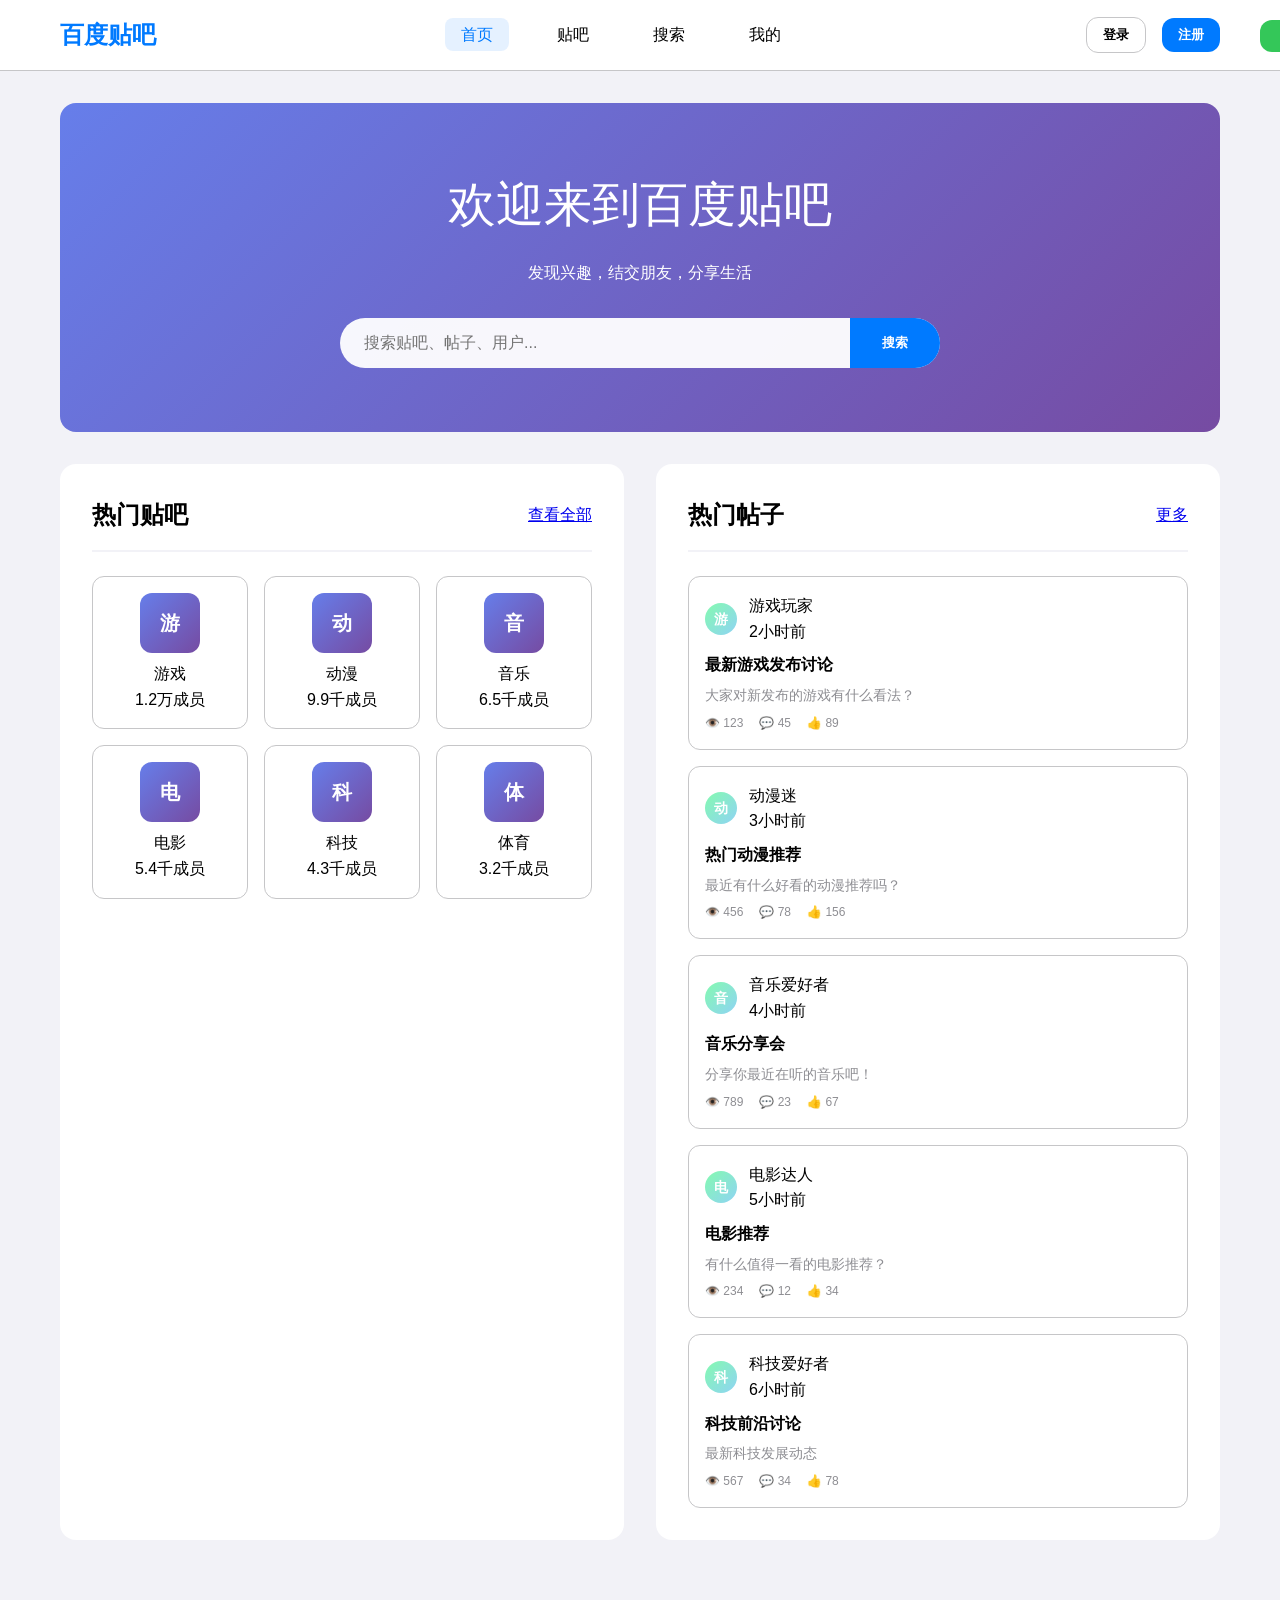
<file: 原型图/index.html>
<!DOCTYPE html>
<html lang="zh-CN">
<head>
    <meta charset="UTF-8">
    <meta name="viewport" content="width=device-width, initial-scale=1.0">
    <title>百度贴吧 - 交互式原型</title>
    <link rel="stylesheet" href="styles.css">
    <style>
        * {
            margin: 0;
            padding: 0;
            box-sizing: border-box;
        }

        :root {
            --primary-color: #007AFF;
            --secondary-color: #5856D6;
            --success-color: #34C759;
            --warning-color: #FF9500;
            --error-color: #FF3B30;
            --text-primary: #000000;
            --text-secondary: #8E8E93;
            --background-primary: #FFFFFF;
            --background-secondary: #F2F2F7;
            --border-color: #C6C6C8;
            --shadow-light: rgba(0, 0, 0, 0.1);
            --shadow-medium: rgba(0, 0, 0, 0.2);
            --shadow-heavy: rgba(0, 0, 0, 0.3);
            --border-radius-small: 8px;
            --border-radius-medium: 12px;
            --border-radius-large: 16px;
            --transition-fast: 0.2s ease;
            --transition-medium: 0.3s ease;
            --transition-slow: 0.5s ease;
        }

        body {
            font-family: -apple-system, BlinkMacSystemFont, 'Segoe UI', 'Roboto', 'Helvetica Neue', Arial, sans-serif;
            background-color: var(--background-secondary);
            color: var(--text-primary);
            line-height: 1.6;
            overflow-x: hidden;
        }

        .container {
            max-width: 1200px;
            width: 100%;
            margin: 0 auto;
            padding: 0 20px;
        }

        /* 导航栏 */
        .navbar {
            background: rgba(255, 255, 255, 0.95);
            backdrop-filter: blur(20px);
            -webkit-backdrop-filter: blur(20px);
            box-shadow: var(--shadow-light);
            position: sticky;
            top: 0;
            z-index: 1000;
            border-bottom: 1px solid var(--border-color);
        }

        .nav-container {
            display: flex;
            justify-content: space-between;
            align-items: center;
            padding: 1rem 0;
        }

        .logo {
            font-size: 1.5rem;
            font-weight: 700;
            color: var(--primary-color);
            text-decoration: none;
        }

        .nav-links {
            display: flex;
            gap: 2rem;
            list-style: none;
        }

        .nav-links a {
            text-decoration: none;
            color: var(--text-primary);
            font-weight: 500;
            transition: color var(--transition-fast);
            padding: 0.5rem 1rem;
            border-radius: var(--border-radius-small);
        }

        .nav-links a:hover, .nav-links a.active {
            color: var(--primary-color);
            background: rgba(0, 122, 255, 0.1);
        }

        .nav-user {
            display: flex;
            gap: 1rem;
            align-items: center;
        }

        .btn {
            padding: 0.5rem 1rem;
            border: none;
            border-radius: var(--border-radius-medium);
            cursor: pointer;
            font-weight: 600;
            transition: all var(--transition-fast);
            text-decoration: none;
            display: inline-flex;
            align-items: center;
            gap: 0.5rem;
        }

        .btn-primary {
            background: var(--primary-color);
            color: white;
        }

        .btn-secondary {
            background: var(--background-primary);
            color: var(--text-primary);
            border: 1px solid var(--border-color);
        }

        .btn:hover {
            transform: translateY(-1px);
            box-shadow: var(--shadow-medium);
        }

        /* 页面内容 */
        .page {
            display: none;
            min-height: 80vh;
            padding: 2rem 0;
        }

        .page.active {
            display: block;
        }

        /* 首页样式 */
        .hero-section {
            background: linear-gradient(135deg, #667eea 0%, #764ba2 100%);
            color: white;
            padding: 4rem 0;
            text-align: center;
            margin-bottom: 2rem;
            border-radius: var(--border-radius-large);
        }

        .hero-content h1 {
            font-size: 3rem;
            margin-bottom: 1rem;
            font-weight: 300;
        }

        .search-box {
            display: flex;
            max-width: 600px;
            margin: 2rem auto 0;
            background: rgba(255, 255, 255, 0.95);
            border-radius: 25px;
            overflow: hidden;
            box-shadow: var(--shadow-heavy);
        }

        .search-input {
            flex: 1;
            padding: 1rem 1.5rem;
            border: none;
            font-size: 1rem;
            outline: none;
            background: transparent;
            color: var(--text-primary);
        }

        .search-btn {
            background: var(--primary-color);
            color: white;
            border: none;
            padding: 1rem 2rem;
            cursor: pointer;
            font-weight: 600;
        }

        .main-content {
            display: grid;
            grid-template-columns: 1fr 1fr;
            gap: 2rem;
            margin-bottom: 3rem;
        }

        .section {
            background: var(--background-primary);
            border-radius: var(--border-radius-large);
            padding: 2rem;
            box-shadow: var(--shadow-light);
        }

        .section-header {
            display: flex;
            justify-content: space-between;
            align-items: center;
            margin-bottom: 1.5rem;
            padding-bottom: 1rem;
            border-bottom: 2px solid var(--background-secondary);
        }

        .section-title {
            font-size: 1.5rem;
            font-weight: bold;
        }

        .tieba-grid {
            display: grid;
            grid-template-columns: repeat(auto-fill, minmax(120px, 1fr));
            gap: 1rem;
        }

        .tieba-item {
            text-align: center;
            padding: 1rem;
            border-radius: var(--border-radius-medium);
            transition: all var(--transition-fast);
            cursor: pointer;
            border: 1px solid var(--border-color);
        }

        .tieba-item:hover {
            background-color: var(--background-secondary);
            transform: translateY(-2px);
            box-shadow: var(--shadow-medium);
        }

        .tieba-avatar {
            width: 60px;
            height: 60px;
            border-radius: var(--border-radius-medium);
            margin: 0 auto 0.5rem;
            background: linear-gradient(135deg, #667eea 0%, #764ba2 100%);
            display: flex;
            align-items: center;
            justify-content: center;
            color: white;
            font-weight: bold;
            font-size: 1.25rem;
        }

        .post-list {
            display: flex;
            flex-direction: column;
            gap: 1rem;
        }

        .post-item {
            padding: 1rem;
            border: 1px solid var(--border-color);
            border-radius: var(--border-radius-medium);
            transition: all var(--transition-fast);
            cursor: pointer;
        }

        .post-item:hover {
            border-color: var(--primary-color);
            transform: translateY(-1px);
            box-shadow: var(--shadow-light);
        }

        .post-header {
            display: flex;
            align-items: center;
            gap: 0.75rem;
            margin-bottom: 0.5rem;
        }

        .post-avatar {
            width: 32px;
            height: 32px;
            border-radius: 50%;
            background: linear-gradient(135deg, #84fab0 0%, #8fd3f4 100%);
            display: flex;
            align-items: center;
            justify-content: center;
            color: white;
            font-weight: bold;
            font-size: 0.875rem;
        }

        .post-title {
            font-weight: bold;
            margin-bottom: 0.5rem;
        }

        .post-content {
            color: var(--text-secondary);
            font-size: 0.875rem;
            line-height: 1.4;
            margin-bottom: 0.5rem;
        }

        .post-stats {
            display: flex;
            gap: 1rem;
            font-size: 0.75rem;
            color: var(--text-secondary);
        }

        /* 贴吧详情页 */
        .tieba-header {
            background: linear-gradient(135deg, rgba(102, 126, 234, 0.9) 0%, rgba(118, 75, 162, 0.9) 100%);
            color: white;
            padding: 3rem 0;
            margin-bottom: 2rem;
        }

        .tieba-info {
            display: flex;
            align-items: center;
            gap: 1.5rem;
            margin-bottom: 1.5rem;
        }

        .tieba-main-avatar {
            width: 80px;
            height: 80px;
            border-radius: var(--border-radius-large);
            background: rgba(255, 255, 255, 0.95);
            display: flex;
            align-items: center;
            justify-content: center;
            font-size: 2rem;
            font-weight: 700;
            color: var(--primary-color);
        }

        .action-bar {
            background: var(--background-primary);
            padding: 1rem 0;
            margin-bottom: 2rem;
            border-bottom: 1px solid var(--border-color);
        }

        .action-buttons {
            display: flex;
            gap: 1rem;
        }

        /* 响应式设计 */
        @media (max-width: 768px) {
            .main-content {
                grid-template-columns: 1fr;
                gap: 1rem;
            }
            
            .nav-links {
                display: none;
            }
            
            .hero-content h1 {
                font-size: 2rem;
            }
        }

        /* 模态框 */
        .modal {
            display: none;
            position: fixed;
            top: 0;
            left: 0;
            width: 100%;
            height: 100%;
            background: rgba(0, 0, 0, 0.5);
            z-index: 2000;
            align-items: center;
            justify-content: center;
        }

        .modal.active {
            display: flex;
        }

        .modal-content {
            background: var(--background-primary);
            border-radius: var(--border-radius-large);
            padding: 2rem;
            max-width: 500px;
            width: 90%;
            max-height: 80vh;
            overflow-y: auto;
        }

        .modal-header {
            display: flex;
            justify-content: space-between;
            align-items: center;
            margin-bottom: 1.5rem;
        }

        .modal-close {
            background: none;
            border: none;
            font-size: 1.5rem;
            cursor: pointer;
            color: var(--text-secondary);
        }

        .form-group {
            margin-bottom: 1rem;
        }

        .form-label {
            display: block;
            margin-bottom: 0.5rem;
            font-weight: 500;
        }

        .form-input {
            width: 100%;
            padding: 0.75rem;
            border: 1px solid var(--border-color);
            border-radius: var(--border-radius-small);
            font-size: 1rem;
        }

        .form-textarea {
            width: 100%;
            padding: 0.75rem;
            border: 1px solid var(--border-color);
            border-radius: var(--border-radius-small);
            font-size: 1rem;
            resize: vertical;
            min-height: 100px;
        }

        /* 富文本编辑器模拟 */
        .editor-toolbar {
            display: flex;
            gap: 0.5rem;
            margin-bottom: 1rem;
            padding: 0.5rem;
            background: var(--background-secondary);
            border-radius: var(--border-radius-small);
        }

        .editor-btn {
            padding: 0.5rem;
            border: none;
            background: none;
            cursor: pointer;
            border-radius: var(--border-radius-small);
        }

        .editor-btn:hover {
            background: var(--background-primary);
        }

        /* 消息提示 */
        .toast {
            position: fixed;
            top: 20px;
            right: 20px;
            background: var(--success-color);
            color: white;
            padding: 1rem 1.5rem;
            border-radius: var(--border-radius-medium);
            box-shadow: var(--shadow-heavy);
            z-index: 3000;
            transform: translateX(100%);
            transition: transform var(--transition-medium);
        }

        .toast.show {
            transform: translateX(0);
        }

        .toast.error {
            background: var(--error-color);
        }

        .toast.warning {
            background: var(--warning-color);
        }
    </style>
</head>
<body>
    <!-- 导航栏 -->
    <nav class="navbar">
        <div class="container">
            <div class="nav-container">
                <a href="#" class="logo" onclick="showPage('home')">百度贴吧</a>
                <ul class="nav-links">
                    <li><a href="#" class="nav-link active" onclick="showPage('home')">首页</a></li>
                    <li><a href="#" class="nav-link" onclick="showPage('tieba-list')">贴吧</a></li>
                    <li><a href="#" class="nav-link" onclick="showPage('search')">搜索</a></li>
                    <li><a href="#" class="nav-link" onclick="showPage('profile')">我的</a></li>
                </ul>
                <div class="nav-user">
                    <button class="btn btn-secondary" onclick="showModal('login-modal')">登录</button>
                    <button class="btn btn-primary" onclick="showModal('register-modal')">注册</button>
                </div>
            </div>
        </div>
    </nav>

    <!-- 首页 -->
    <div id="home" class="page active">
        <div class="container">
            <div class="hero-section">
                <div class="hero-content">
                    <h1>欢迎来到百度贴吧</h1>
                    <p>发现兴趣，结交朋友，分享生活</p>
                    <div class="search-box">
                        <input type="text" class="search-input" placeholder="搜索贴吧、帖子、用户..." id="main-search">
                        <button class="search-btn" onclick="performSearch()">搜索</button>
                    </div>
                </div>
            </div>

            <div class="main-content">
                <div class="section">
                    <div class="section-header">
                        <h2 class="section-title">热门贴吧</h2>
                        <a href="#" onclick="showPage('tieba-list')">查看全部</a>
                    </div>
                    <div class="tieba-grid" id="hot-tiebas">
                        <!-- 热门贴吧将通过JavaScript动态生成 -->
                    </div>
                </div>

                <div class="section">
                    <div class="section-header">
                        <h2 class="section-title">热门帖子</h2>
                        <a href="#" onclick="showPage('search')">更多</a>
                    </div>
                    <div class="post-list" id="hot-posts">
                        <!-- 热门帖子将通过JavaScript动态生成 -->
                    </div>
                </div>
            </div>
        </div>
    </div>

    <!-- 贴吧列表页 -->
    <div id="tieba-list" class="page">
        <div class="container">
            <div class="section">
                <div class="section-header">
                    <h2 class="section-title">所有贴吧</h2>
                    <button class="btn btn-primary" onclick="showModal('create-tieba-modal')">创建贴吧</button>
                </div>
                <div class="tieba-grid" id="all-tiebas">
                    <!-- 所有贴吧将通过JavaScript动态生成 -->
                </div>
            </div>
        </div>
    </div>

    <!-- 贴吧详情页 -->
    <div id="tieba-detail" class="page">
        <div class="tieba-header">
            <div class="container">
                <div class="tieba-info">
                    <div class="tieba-main-avatar" id="tieba-avatar">贴</div>
                    <div class="tieba-details">
                        <h1 id="tieba-name">贴吧名称</h1>
                        <p id="tieba-description">贴吧描述</p>
                        <div class="tieba-stats">
                            <span class="stat-item">成员: <span id="member-count">0</span></span>
                            <span class="stat-item">帖子: <span id="post-count">0</span></span>
                        </div>
                    </div>
                </div>
            </div>
        </div>
        <div class="container">
            <div class="action-bar">
                <div class="action-buttons">
                    <button class="btn btn-primary" onclick="showModal('create-post-modal')">发帖</button>
                    <button class="btn btn-secondary" id="join-btn" onclick="toggleJoin()">加入贴吧</button>
                </div>
            </div>
            <div class="section">
                <div class="post-list" id="tieba-posts">
                    <!-- 贴吧帖子将通过JavaScript动态生成 -->
                </div>
            </div>
        </div>
    </div>

    <!-- 搜索页 -->
    <div id="search" class="page">
        <div class="container">
            <div class="section">
                <div class="search-box" style="margin: 2rem auto;">
                    <input type="text" class="search-input" placeholder="输入关键词搜索..." id="search-input">
                    <button class="search-btn" onclick="performSearch()">搜索</button>
                </div>
                <div id="search-results">
                    <!-- 搜索结果将通过JavaScript动态生成 -->
                </div>
            </div>
        </div>
    </div>

    <!-- 个人中心页 -->
    <div id="profile" class="page">
        <div class="container">
            <div class="section">
                <div class="section-header">
                    <h2 class="section-title">个人中心</h2>
                    <button class="btn btn-secondary" onclick="showModal('edit-profile-modal')">编辑资料</button>
                </div>
                <div id="profile-content">
                    <!-- 个人资料将通过JavaScript动态生成 -->
                </div>
            </div>
        </div>
    </div>

    <!-- 模态框区域 -->
    <div id="login-modal" class="modal">
        <div class="modal-content">
            <div class="modal-header">
                <h3>用户登录</h3>
                <button class="modal-close" onclick="closeModal('login-modal')">&times;</button>
            </div>
            <form onsubmit="handleLogin(event)">
                <div class="form-group">
                    <label class="form-label">用户名/邮箱</label>
                    <input type="text" class="form-input" required>
                </div>
                <div class="form-group">
                    <label class="form-label">密码</label>
                    <input type="password" class="form-input" required>
                </div>
                <button type="submit" class="btn btn-primary" style="width: 100%;">登录</button>
            </form>
        </div>
    </div>

    <div id="register-modal" class="modal">
        <div class="modal-content">
            <div class="modal-header">
                <h3>用户注册</h3>
                <button class="modal-close" onclick="closeModal('register-modal')">&times;</button>
            </div>
            <form onsubmit="handleRegister(event)">
                <div class="form-group">
                    <label class="form-label">用户名</label>
                    <input type="text" class="form-input" required>
                </div>
                <div class="form-group">
                    <label class="form-label">邮箱</label>
                    <input type="email" class="form-input" required>
                </div>
                <div class="form-group">
                    <label class="form-label">密码</label>
                    <input type="password" class="form-input" required>
                </div>
                <button type="submit" class="btn btn-primary" style="width: 100%;">注册</button>
            </form>
        </div>
    </div>

    <div id="create-tieba-modal" class="modal">
        <div class="modal-content">
            <div class="modal-header">
                <h3>创建贴吧</h3>
                <button class="modal-close" onclick="closeModal('create-tieba-modal')">&times;</button>
            </div>
            <form onsubmit="handleCreateTieba(event)">
                <div class="form-group">
                    <label class="form-label">贴吧名称</label>
                    <input type="text" class="form-input" required>
                </div>
                <div class="form-group">
                    <label class="form-label">贴吧描述</label>
                    <textarea class="form-textarea" required></textarea>
                </div>
                <button type="submit" class="btn btn-primary" style="width: 100%;">创建贴吧</button>
            </form>
        </div>
    </div>

    <div id="create-post-modal" class="modal">
        <div class="modal-content">
            <div class="modal-header">
                <h3>发布新帖</h3>
                <button class="modal-close" onclick="closeModal('create-post-modal')">&times;</button>
            </div>
            <form onsubmit="handleCreatePost(event)">
                <div class="form-group">
                    <label class="form-label">帖子标题</label>
                    <input type="text" class="form-input" required>
                </div>
                <div class="form-group">
                    <label class="form-label">帖子内容</label>
                    <div class="editor-toolbar">
                        <button type="button" class="editor-btn" onclick="formatText('bold')"><b>B</b></button>
                        <button type="button" class="editor-btn" onclick="formatText('italic')"><i>I</i></button>
                        <button type="button" class="editor-btn" onclick="formatText('underline')"><u>U</u></button>
                    </div>
                    <textarea class="form-textarea" required></textarea>
                </div>
                <button type="submit" class="btn btn-primary" style="width: 100%;">发布帖子</button>
            </form>
        </div>
    </div>

    <!-- 消息提示 -->
    <div id="toast" class="toast"></div>

    <script src="app.js"></script>
</body>
</html>
</file>
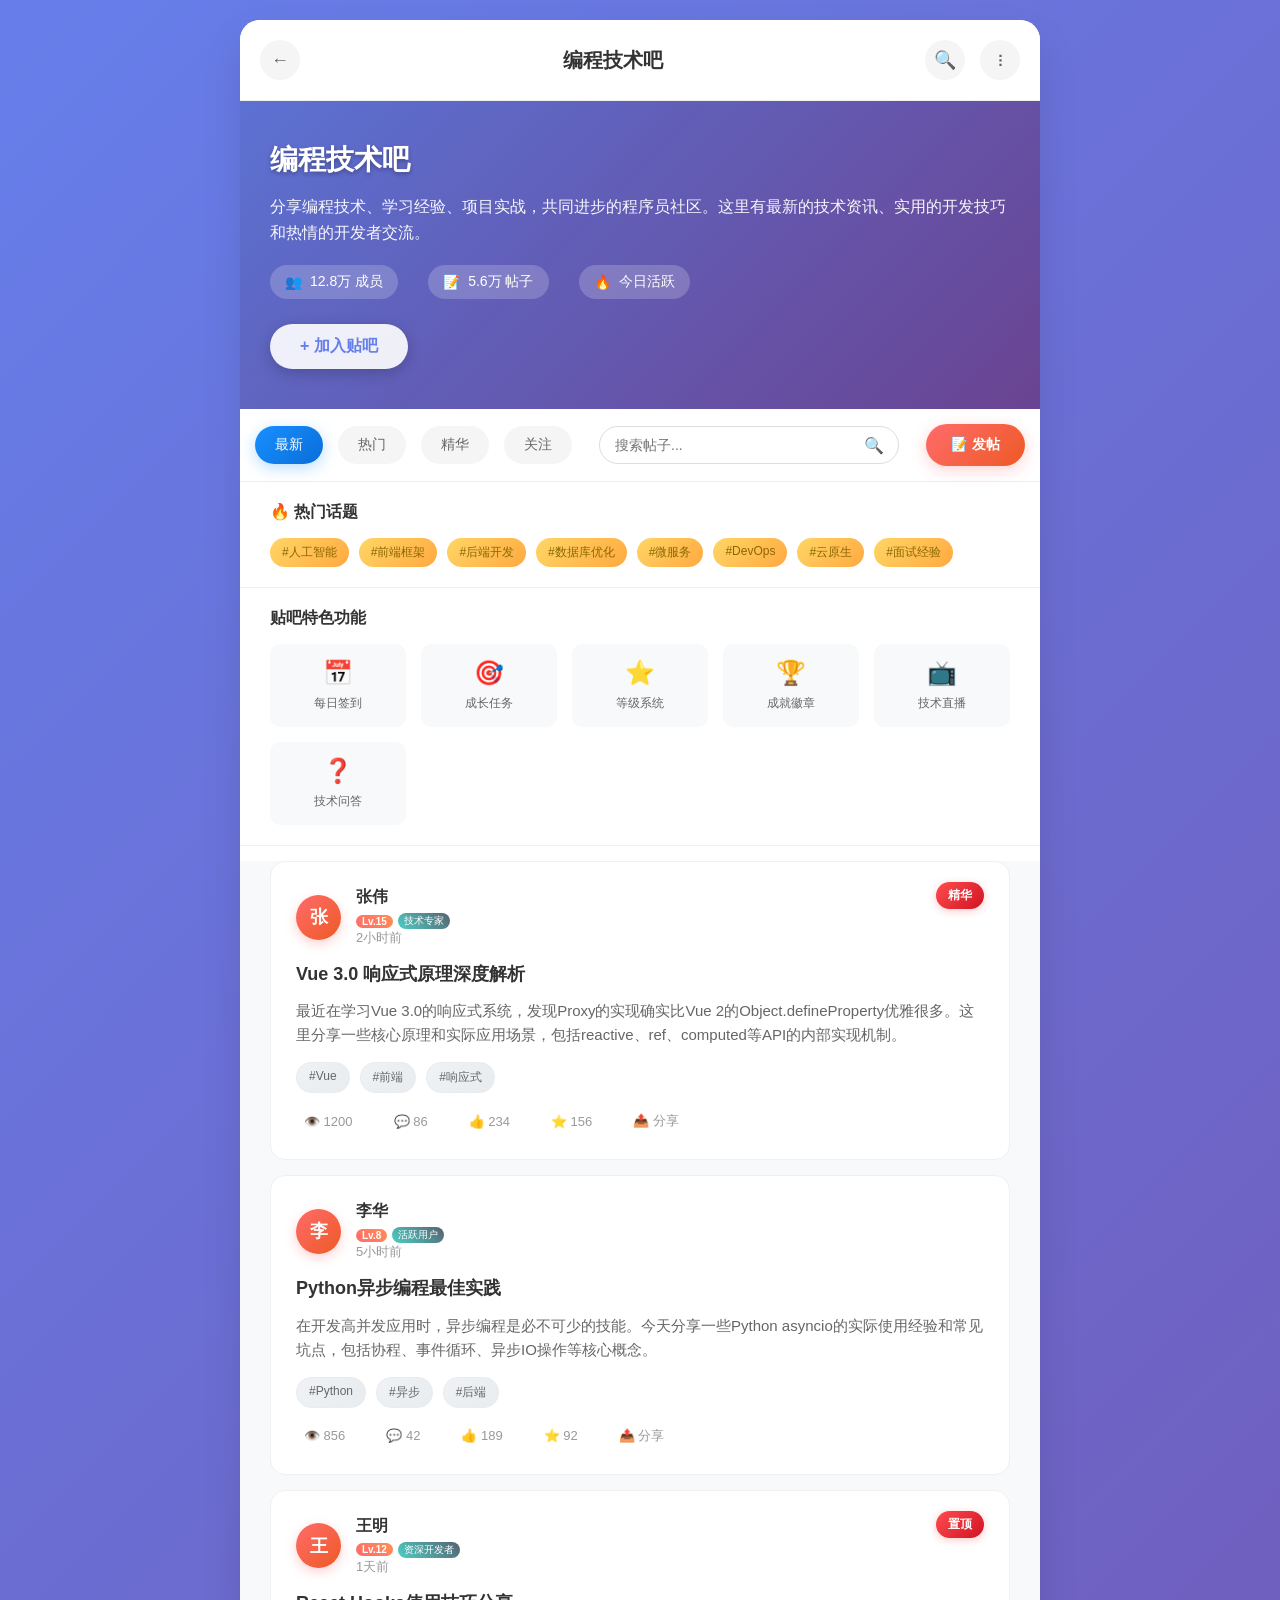
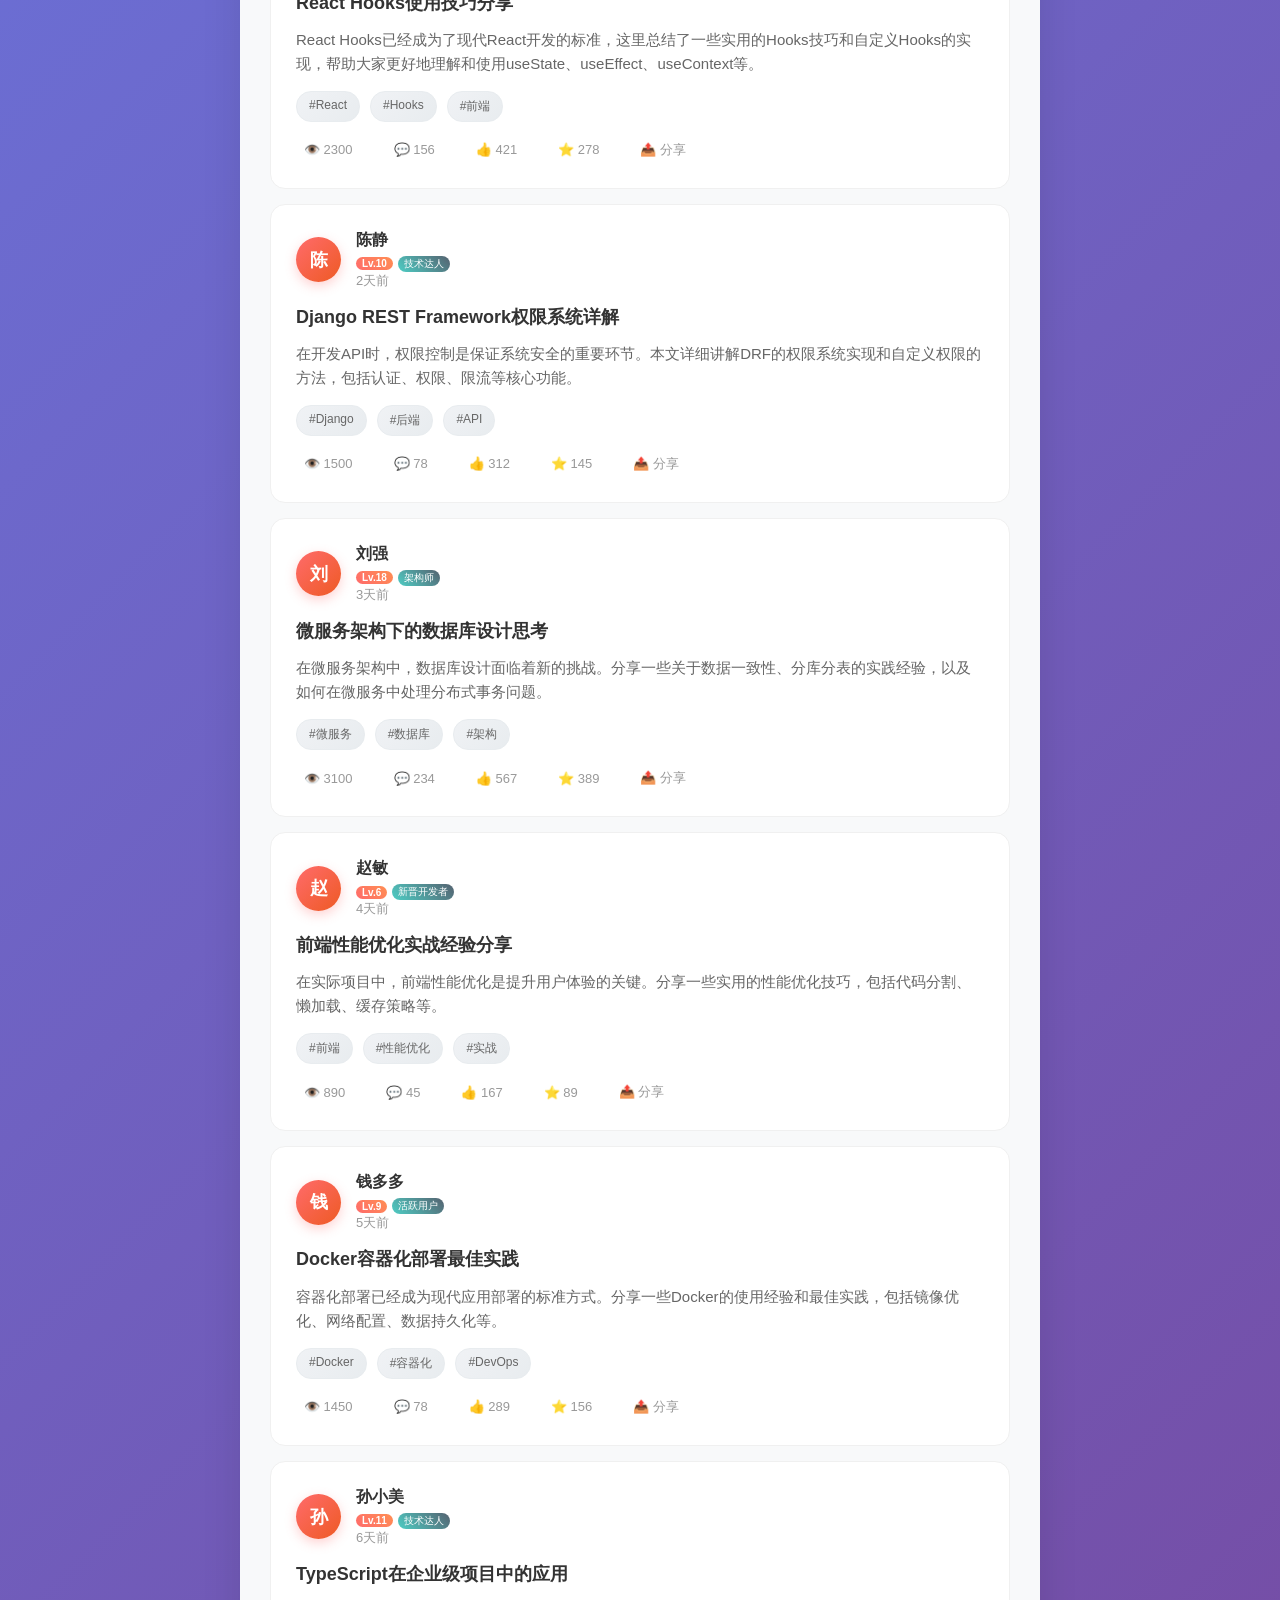
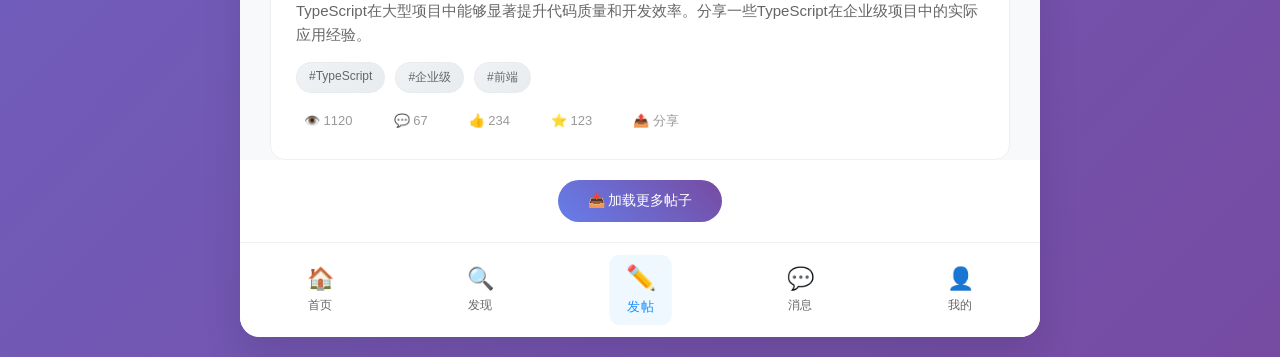
<file: 原型图/ym/贴吧页面原型 - 副本.html>
<!DOCTYPE html>
<html lang="zh-CN">
<head>
    <meta charset="UTF-8">
    <meta name="viewport" content="width=device-width, initial-scale=1.0">
    <title>百度贴吧 - 编程技术吧 | 程序员交流社区</title>
    <meta name="description" content="编程技术吧 - 专业的程序员技术交流社区，分享编程技术、学习经验、项目实战">
    <style>
        * {
            margin: 0;
            padding: 0;
            box-sizing: border-box;
        }
        
        body {
            font-family: -apple-system, BlinkMacSystemFont, 'Segoe UI', Roboto, 'Microsoft YaHei', sans-serif;
            background: linear-gradient(135deg, #667eea 0%, #764ba2 100%);
            min-height: 100vh;
            padding: 20px;
        }
        
        .container {
            max-width: 800px;
            margin: 0 auto;
            background: white;
            border-radius: 20px;
            box-shadow: 0 20px 40px rgba(0, 0, 0, 0.1);
            overflow: hidden;
            animation: fadeInUp 0.8s ease-out;
        }
        
        @keyframes fadeInUp {
            from {
                opacity: 0;
                transform: translateY(30px);
            }
            to {
                opacity: 1;
                transform: translateY(0);
            }
        }
        
        /* 头部导航 */
        .header {
            background: white;
            padding: 20px;
            border-bottom: 1px solid #f0f0f0;
            display: flex;
            align-items: center;
            justify-content: space-between;
        }
        
        .back-btn {
            background: #f5f5f5;
            border: none;
            width: 40px;
            height: 40px;
            border-radius: 50%;
            font-size: 18px;
            color: #666;
            cursor: pointer;
            transition: all 0.3s;
        }
        
        .back-btn:hover {
            background: #1890ff;
            color: white;
            transform: scale(1.1);
        }
        
        .bar-title {
            font-size: 20px;
            font-weight: 700;
            color: #333;
            text-align: center;
            flex: 1;
        }
        
        .action-btns {
            display: flex;
            gap: 15px;
        }
        
        .action-btn {
            background: #f5f5f5;
            border: none;
            width: 40px;
            height: 40px;
            border-radius: 50%;
            font-size: 18px;
            color: #666;
            cursor: pointer;
            transition: all 0.3s;
        }
        
        .action-btn:hover {
            background: #1890ff;
            color: white;
            transform: scale(1.1);
        }
        
        /* 贴吧头部信息 */
        .bar-header {
            background: linear-gradient(135deg, #667eea 0%, #764ba2 100%);
            color: white;
            padding: 40px 30px;
            position: relative;
            overflow: hidden;
        }
        
        .bar-header::before {
            content: '';
            position: absolute;
            top: 0;
            left: 0;
            right: 0;
            bottom: 0;
            background: rgba(0, 0, 0, 0.1);
        }
        
        .bar-info {
            position: relative;
            z-index: 2;
        }
        
        .bar-name {
            font-size: 28px;
            font-weight: 800;
            margin-bottom: 15px;
            text-shadow: 0 2px 4px rgba(0, 0, 0, 0.3);
        }
        
        .bar-description {
            font-size: 16px;
            opacity: 0.95;
            margin-bottom: 20px;
            line-height: 1.6;
        }
        
        .bar-stats {
            display: flex;
            gap: 30px;
            margin-bottom: 25px;
        }
        
        .stat-item {
            display: flex;
            align-items: center;
            gap: 8px;
            font-size: 14px;
            background: rgba(255, 255, 255, 0.2);
            padding: 8px 15px;
            border-radius: 20px;
            backdrop-filter: blur(10px);
        }
        
        .join-btn {
            background: rgba(255, 255, 255, 0.9);
            border: none;
            color: #667eea;
            padding: 12px 30px;
            border-radius: 25px;
            font-size: 16px;
            font-weight: 600;
            cursor: pointer;
            transition: all 0.3s;
            box-shadow: 0 4px 15px rgba(0, 0, 0, 0.2);
        }
        
        .join-btn:hover {
            background: white;
            transform: translateY(-2px);
            box-shadow: 0 6px 20px rgba(0, 0, 0, 0.3);
        }
        
        .join-btn.joined {
            background: #52c41a;
            color: white;
        }
        
        /* 贴吧特色功能 */
        .bar-features {
            background: white;
            padding: 20px 30px;
            border-bottom: 1px solid #f0f0f0;
        }
        
        .features-title {
            font-size: 16px;
            font-weight: 600;
            color: #333;
            margin-bottom: 15px;
        }
        
        .features-grid {
            display: grid;
            grid-template-columns: repeat(auto-fit, minmax(120px, 1fr));
            gap: 15px;
        }
        
        .feature-item {
            text-align: center;
            padding: 15px;
            background: #f8f9fa;
            border-radius: 10px;
            cursor: pointer;
            transition: all 0.3s;
        }
        
        .feature-item:hover {
            background: #e3f2fd;
            transform: translateY(-2px);
            box-shadow: 0 4px 12px rgba(0, 0, 0, 0.1);
        }
        
        .feature-icon {
            font-size: 24px;
            margin-bottom: 8px;
        }
        
        .feature-name {
            font-size: 12px;
            color: #666;
            font-weight: 500;
        }
        
        /* 主要内容区域 */
        .main-content {
            padding: 0;
        }
        
        /* 帖子筛选栏 */
        .filter-bar {
            background: white;
            padding: 20px 30px;
            border-bottom: 1px solid #f0f0f0;
            display: flex;
            align-items: center;
            justify-content: space-between;
        }
        
        .filter-tabs {
            display: flex;
            gap: 15px;
        }
        
        .filter-tab {
            padding: 10px 20px;
            border: none;
            background: #f5f5f5;
            color: #666;
            cursor: pointer;
            border-radius: 25px;
            transition: all 0.3s;
            font-size: 14px;
            font-weight: 500;
        }
        
        .filter-tab.active {
            background: linear-gradient(135deg, #1890ff 0%, #096dd9 100%);
            color: white;
            box-shadow: 0 4px 15px rgba(24, 144, 255, 0.3);
        }
        
        .new-post-btn {
            background: linear-gradient(135deg, #ff6b6b 0%, #ee5a24 100%);
            color: white;
            border: none;
            padding: 12px 25px;
            border-radius: 25px;
            cursor: pointer;
            font-size: 14px;
            font-weight: 600;
            transition: all 0.3s;
            box-shadow: 0 4px 15px rgba(255, 107, 107, 0.3);
        }
        
        .new-post-btn:hover {
            transform: translateY(-2px);
            box-shadow: 0 6px 20px rgba(255, 107, 107, 0.4);
        }
        
        /* 帖子列表 */
        .posts-list {
            background: #f8f9fa;
            min-height: 400px;
        }
        
        .post-item {
            background: white;
            margin: 15px 30px;
            padding: 25px;
            border-radius: 15px;
            cursor: pointer;
            transition: all 0.3s;
            border: 1px solid #f0f0f0;
            position: relative;
            animation: slideIn 0.6s ease-out;
        }
        
        @keyframes slideIn {
            from {
                opacity: 0;
                transform: translateX(-20px);
            }
            to {
                opacity: 1;
                transform: translateX(0);
            }
        }
        
        .post-item:hover {
            transform: translateY(-5px);
            box-shadow: 0 10px 30px rgba(0, 0, 0, 0.1);
            border-color: #1890ff;
        }
        
        .post-badge {
            position: absolute;
            top: 20px;
            right: 25px;
            background: linear-gradient(135deg, #ff4d4f 0%, #cf1322 100%);
            color: white;
            padding: 5px 12px;
            border-radius: 15px;
            font-size: 12px;
            font-weight: 600;
            box-shadow: 0 2px 8px rgba(255, 77, 79, 0.3);
        }
        
        .post-header {
            display: flex;
            align-items: center;
            margin-bottom: 15px;
        }
        
        .user-avatar {
            width: 45px;
            height: 45px;
            border-radius: 50%;
            background: linear-gradient(135deg, #ff6b6b 0%, #ee5a24 100%);
            margin-right: 15px;
            display: flex;
            align-items: center;
            justify-content: center;
            color: white;
            font-weight: 700;
            font-size: 18px;
            box-shadow: 0 4px 12px rgba(255, 107, 107, 0.3);
        }
        
        .post-info {
            flex: 1;
        }
        
        .username {
            font-weight: 700;
            color: #333;
            font-size: 16px;
            margin-bottom: 5px;
        }
        
        .user-level {
            display: flex;
            gap: 5px;
            align-items: center;
            margin-top: 2px;
        }
        
        .level-badge {
            background: linear-gradient(45deg, #FF6B6B, #FF8E53);
            color: white;
            padding: 1px 6px;
            border-radius: 8px;
            font-size: 10px;
            font-weight: bold;
        }
        
        .user-badge {
            background: linear-gradient(45deg, #4ECDC4, #556270);
            color: white;
            padding: 1px 6px;
            border-radius: 8px;
            font-size: 10px;
        }
        
        .post-time {
            font-size: 13px;
            color: #999;
        }
        
        /* 点赞、收藏、分享按钮样式 */
        .stat.like-btn.liked {
            color: #FF6B6B;
            font-weight: bold;
        }
        
        .stat.favorite-btn.favorited {
            color: #FFD700;
            font-weight: bold;
        }
        
        .stat.share-btn {
            cursor: pointer;
            transition: all 0.3s ease;
        }
        
        .stat.share-btn:hover {
            background: rgba(76, 175, 80, 0.1);
            border-radius: 4px;
        }
        
        /* Toast提示样式 */
        .toast {
            position: fixed;
            top: 50%;
            left: 50%;
            transform: translate(-50%, -50%) scale(0.8);
            background: rgba(0, 0, 0, 0.8);
            color: white;
            padding: 12px 24px;
            border-radius: 25px;
            font-size: 14px;
            z-index: 1000;
            opacity: 0;
            transition: all 0.3s ease;
            pointer-events: none;
        }
        
        .toast.show {
            opacity: 1;
            transform: translate(-50%, -50%) scale(1);
        }
        
        /* 加载更多按钮 */
        .load-more {
            text-align: center;
            margin: 20px 0;
        }
        
        .load-more-btn {
            background: linear-gradient(45deg, #667eea, #764ba2);
            color: white;
            border: none;
            padding: 12px 30px;
            border-radius: 25px;
            font-size: 14px;
            cursor: pointer;
            transition: all 0.3s ease;
        }
        
        .load-more-btn:hover {
            transform: translateY(-2px);
            box-shadow: 0 5px 15px rgba(102, 126, 234, 0.4);
        }
        
        /* 帖子筛选栏优化 */
        .filter-bar {
            display: flex;
            gap: 15px;
            padding: 15px;
            background: white;
            border-bottom: 1px solid #eee;
            position: sticky;
            top: 60px;
            z-index: 100;
        }
        
        .filter-option {
            padding: 8px 16px;
            border-radius: 20px;
            background: #f5f5f5;
            cursor: pointer;
            transition: all 0.3s ease;
            font-size: 14px;
        }
        
        .filter-option.active {
            background: linear-gradient(45deg, #667eea, #764ba2);
            color: white;
        }
        
        .filter-option:hover {
            background: #e0e0e0;
        }
        
        /* 搜索框优化 */
        .search-container {
            position: relative;
            flex: 1;
            max-width: 300px;
        }
        
        .search-input {
            width: 100%;
            padding: 10px 40px 10px 15px;
            border: 1px solid #ddd;
            border-radius: 25px;
            font-size: 14px;
            transition: all 0.3s ease;
        }
        
        .search-input:focus {
            outline: none;
            border-color: #667eea;
            box-shadow: 0 0 0 2px rgba(102, 126, 234, 0.1);
        }
        
        .search-icon {
            position: absolute;
            right: 15px;
            top: 50%;
            transform: translateY(-50%);
            color: #999;
        }
        
        .post-title {
            font-size: 18px;
            font-weight: 700;
            margin-bottom: 12px;
            color: #333;
            line-height: 1.4;
        }
        
        .post-content {
            font-size: 15px;
            color: #666;
            line-height: 1.6;
            margin-bottom: 15px;
            display: -webkit-box;
            -webkit-line-clamp: 3;
            -webkit-box-orient: vertical;
            overflow: hidden;
        }
        
        .post-tags {
            display: flex;
            gap: 10px;
            margin-bottom: 15px;
            flex-wrap: wrap;
        }
        
        .tag {
            background: linear-gradient(135deg, #f0f2f5 0%, #e8ecef 100%);
            color: #666;
            padding: 6px 12px;
            border-radius: 15px;
            font-size: 12px;
            font-weight: 500;
            border: 1px solid #e8ecef;
        }
        
        .post-stats {
            display: flex;
            gap: 25px;
            font-size: 13px;
            color: #999;
        }
        
        .stat {
            display: flex;
            align-items: center;
            gap: 6px;
            transition: all 0.3s;
            cursor: pointer;
            padding: 4px 8px;
            border-radius: 8px;
        }
        
        .stat:hover {
            color: #1890ff;
            background: #f0f8ff;
            transform: scale(1.05);
        }
        
        .stat.liked {
            color: #ff4d4f;
        }
        
        .stat.favorited {
            color: #faad14;
        }
        
        /* 热门话题 */
        .hot-topics {
            background: white;
            padding: 20px 30px;
            border-bottom: 1px solid #f0f0f0;
        }
        
        .topics-title {
            font-size: 16px;
            font-weight: 600;
            color: #333;
            margin-bottom: 15px;
            display: flex;
            align-items: center;
            gap: 8px;
        }
        
        .topics-list {
            display: flex;
            flex-wrap: wrap;
            gap: 10px;
        }
        
        .topic-tag {
            background: linear-gradient(135deg, #ffd666 0%, #ffa940 100%);
            color: #8a6800;
            padding: 6px 12px;
            border-radius: 15px;
            font-size: 12px;
            font-weight: 500;
            cursor: pointer;
            transition: all 0.3s;
        }
        
        .topic-tag:hover {
            transform: translateY(-2px);
            box-shadow: 0 4px 12px rgba(255, 166, 0, 0.3);
        }
        
        /* 底部导航 */
        .bottom-nav {
            background: white;
            border-top: 1px solid #f0f0f0;
            padding: 15px 0;
            display: flex;
            justify-content: space-around;
        }
        
        .nav-item {
            display: flex;
            flex-direction: column;
            align-items: center;
            gap: 5px;
            color: #666;
            font-size: 12px;
            cursor: pointer;
            transition: all 0.3s;
            padding: 8px 15px;
            border-radius: 10px;
        }
        
        .nav-item.active {
            color: #1890ff;
            background: #f0f8ff;
            transform: scale(1.1);
        }
        
        .nav-icon {
            font-size: 22px;
        }
        
        /* 响应式设计 */
        @media (max-width: 768px) {
            body {
                padding: 10px;
            }
            
            .container {
                border-radius: 15px;
            }
            
            .header {
                padding: 15px;
            }
            
            .bar-header {
                padding: 30px 20px;
            }
            
            .bar-name {
                font-size: 24px;
            }
            
            .bar-stats {
                gap: 15px;
                flex-wrap: wrap;
            }
            
            .filter-bar {
                flex-direction: column;
                gap: 15px;
                align-items: stretch;
                padding: 15px 20px;
            }
            
            .filter-tabs {
                justify-content: space-between;
            }
            
            .filter-tab {
                flex: 1;
                text-align: center;
                padding: 8px 15px;
            }
            
            .new-post-btn {
                width: 100%;
            }
            
            .post-item {
                margin: 10px 15px;
                padding: 20px;
            }
            
            .post-stats {
                justify-content: space-between;
            }
        }
        
        /* 加载动画 */
        .loading {
            text-align: center;
            padding: 40px;
            color: #666;
        }
        
        .spinner {
            width: 40px;
            height: 40px;
            border: 4px solid #f3f3f3;
            border-top: 4px solid #1890ff;
            border-radius: 50%;
            animation: spin 1s linear infinite;
            margin: 0 auto 20px;
        }
        
        @keyframes spin {
            0% { transform: rotate(0deg); }
            100% { transform: rotate(360deg); }
        }
    </style>
</head>
<body>
    <div class="container">
        <!-- 头部导航 -->
        <div class="header">
            <button class="back-btn" onclick="goBack()">←</button>
            <div class="bar-title">编程技术吧</div>
            <div class="action-btns">
                <button class="action-btn" onclick="search()">🔍</button>
                <button class="action-btn" onclick="showMenu()">⋮</button>
            </div>
        </div>

        <!-- 贴吧头部信息 -->
        <div class="bar-header">
            <div class="bar-info">
                <h1 class="bar-name">编程技术吧</h1>
                <p class="bar-description">分享编程技术、学习经验、项目实战，共同进步的程序员社区。这里有最新的技术资讯、实用的开发技巧和热情的开发者交流。</p>
                <div class="bar-stats">
                    <div class="stat-item">
                        <span>👥</span>
                        <span>12.8万 成员</span>
                    </div>
                    <div class="stat-item">
                        <span>📝</span>
                        <span>5.6万 帖子</span>
                    </div>
                    <div class="stat-item">
                        <span>🔥</span>
                        <span>今日活跃</span>
                    </div>
                </div>
                <button class="join-btn" id="joinBtn" onclick="toggleJoin()">+ 加入贴吧</button>
            </div>
        </div>

        <!-- 主要内容区域 -->
        <div class="main-content">
            <!-- 帖子筛选栏 -->
        <div class="filter-bar">
            <div class="filter-tabs">
                <button class="filter-tab active" onclick="filterPosts('latest')">最新</button>
                <button class="filter-tab" onclick="filterPosts('hot')">热门</button>
                <button class="filter-tab" onclick="filterPosts('essence')">精华</button>
                <button class="filter-tab" onclick="filterPosts('follow')">关注</button>
            </div>
            
            <!-- 搜索框 -->
            <div class="search-container">
                <input type="text" id="searchInput" class="search-input" placeholder="搜索帖子..." onkeypress="handleSearch(event)">
                <span class="search-icon">🔍</span>
            </div>
            
            <button class="new-post-btn" onclick="newPost()">📝 发帖</button>
        </div>

            <!-- 热门话题 -->
            <div class="hot-topics">
                <div class="topics-title">
                    🔥 热门话题
                </div>
                <div class="topics-list">
                    <span class="topic-tag" onclick="searchTopic('人工智能')">#人工智能</span>
                    <span class="topic-tag" onclick="searchTopic('前端框架')">#前端框架</span>
                    <span class="topic-tag" onclick="searchTopic('后端开发')">#后端开发</span>
                    <span class="topic-tag" onclick="searchTopic('数据库优化')">#数据库优化</span>
                    <span class="topic-tag" onclick="searchTopic('微服务')">#微服务</span>
                    <span class="topic-tag" onclick="searchTopic('DevOps')">#DevOps</span>
                    <span class="topic-tag" onclick="searchTopic('云原生')">#云原生</span>
                    <span class="topic-tag" onclick="searchTopic('面试经验')">#面试经验</span>
                </div>
            </div>

            <!-- 贴吧特色功能 -->
            <div class="bar-features">
                <div class="features-title">贴吧特色功能</div>
                <div class="features-grid">
                    <div class="feature-item" onclick="showFeature('签到')">
                        <div class="feature-icon">📅</div>
                        <div class="feature-name">每日签到</div>
                    </div>
                    <div class="feature-item" onclick="showFeature('任务')">
                        <div class="feature-icon">🎯</div>
                        <div class="feature-name">成长任务</div>
                    </div>
                    <div class="feature-item" onclick="showFeature('等级')">
                        <div class="feature-icon">⭐</div>
                        <div class="feature-name">等级系统</div>
                    </div>
                    <div class="feature-item" onclick="showFeature('徽章')">
                        <div class="feature-icon">🏆</div>
                        <div class="feature-name">成就徽章</div>
                    </div>
                    <div class="feature-item" onclick="showFeature('直播')">
                        <div class="feature-icon">📺</div>
                        <div class="feature-name">技术直播</div>
                    </div>
                    <div class="feature-item" onclick="showFeature('问答')">
                        <div class="feature-icon">❓</div>
                        <div class="feature-name">技术问答</div>
                    </div>
                </div>
            </div>

            <!-- 帖子列表 -->
            <div class="posts-list" id="postsList">
                <!-- 帖子内容由JavaScript动态生成 -->
            </div>
            
            <!-- 加载更多按钮 -->
            <div class="load-more">
                <button class="load-more-btn" onclick="loadMorePosts()">
                    📥 加载更多帖子
                </button>
            </div>
        </div>

        <!-- 底部导航 -->
        <div class="bottom-nav">
            <div class="nav-item" onclick="navigate('home')">
                <div class="nav-icon">🏠</div>
                <span>首页</span>
            </div>
            <div class="nav-item" onclick="navigate('discover')">
                <div class="nav-icon">🔍</div>
                <span>发现</span>
            </div>
            <div class="nav-item active" onclick="navigate('post')">
                <div class="nav-icon">✏️</div>
                <span>发帖</span>
            </div>
            <div class="nav-item" onclick="navigate('message')">
                <div class="nav-icon">💬</div>
                <span>消息</span>
            </div>
            <div class="nav-item" onclick="navigate('profile')">
                <div class="nav-icon">👤</div>
                <span>我的</span>
            </div>
        </div>
    </div>

    <script>
        // 模拟帖子数据
        const postsData = [
            {
                id: 1,
                user: { name: '张伟', avatar: '张', level: 15, badge: '技术专家' },
                time: '2小时前',
                title: 'Vue 3.0 响应式原理深度解析',
                content: '最近在学习Vue 3.0的响应式系统，发现Proxy的实现确实比Vue 2的Object.defineProperty优雅很多。这里分享一些核心原理和实际应用场景，包括reactive、ref、computed等API的内部实现机制。',
                tags: ['Vue', '前端', '响应式'],
                stats: { views: 1200, comments: 86, likes: 234, favorites: 156 },
                badge: '精华',
                liked: false,
                favorited: false
            },
            {
                id: 2,
                user: { name: '李华', avatar: '李', level: 8, badge: '活跃用户' },
                time: '5小时前',
                title: 'Python异步编程最佳实践',
                content: '在开发高并发应用时，异步编程是必不可少的技能。今天分享一些Python asyncio的实际使用经验和常见坑点，包括协程、事件循环、异步IO操作等核心概念。',
                tags: ['Python', '异步', '后端'],
                stats: { views: 856, comments: 42, likes: 189, favorites: 92 },
                liked: false,
                favorited: false
            },
            {
                id: 3,
                user: { name: '王明', avatar: '王', level: 12, badge: '资深开发者' },
                time: '1天前',
                title: 'React Hooks使用技巧分享',
                content: 'React Hooks已经成为了现代React开发的标准，这里总结了一些实用的Hooks技巧和自定义Hooks的实现，帮助大家更好地理解和使用useState、useEffect、useContext等。',
                tags: ['React', 'Hooks', '前端'],
                stats: { views: 2300, comments: 156, likes: 421, favorites: 278 },
                badge: '置顶',
                liked: false,
                favorited: false
            },
            {
                id: 4,
                user: { name: '陈静', avatar: '陈', level: 10, badge: '技术达人' },
                time: '2天前',
                title: 'Django REST Framework权限系统详解',
                content: '在开发API时，权限控制是保证系统安全的重要环节。本文详细讲解DRF的权限系统实现和自定义权限的方法，包括认证、权限、限流等核心功能。',
                tags: ['Django', '后端', 'API'],
                stats: { views: 1500, comments: 78, likes: 312, favorites: 145 },
                liked: false,
                favorited: false
            },
            {
                id: 5,
                user: { name: '刘强', avatar: '刘', level: 18, badge: '架构师' },
                time: '3天前',
                title: '微服务架构下的数据库设计思考',
                content: '在微服务架构中，数据库设计面临着新的挑战。分享一些关于数据一致性、分库分表的实践经验，以及如何在微服务中处理分布式事务问题。',
                tags: ['微服务', '数据库', '架构'],
                stats: { views: 3100, comments: 234, likes: 567, favorites: 389 },
                liked: false,
                favorited: false
            },
            {
                id: 6,
                user: { name: '赵敏', avatar: '赵', level: 6, badge: '新晋开发者' },
                time: '4天前',
                title: '前端性能优化实战经验分享',
                content: '在实际项目中，前端性能优化是提升用户体验的关键。分享一些实用的性能优化技巧，包括代码分割、懒加载、缓存策略等。',
                tags: ['前端', '性能优化', '实战'],
                stats: { views: 890, comments: 45, likes: 167, favorites: 89 },
                liked: false,
                favorited: false
            },
            {
                id: 7,
                user: { name: '钱多多', avatar: '钱', level: 9, badge: '活跃用户' },
                time: '5天前',
                title: 'Docker容器化部署最佳实践',
                content: '容器化部署已经成为现代应用部署的标准方式。分享一些Docker的使用经验和最佳实践，包括镜像优化、网络配置、数据持久化等。',
                tags: ['Docker', '容器化', 'DevOps'],
                stats: { views: 1450, comments: 78, likes: 289, favorites: 156 },
                liked: false,
                favorited: false
            },
            {
                id: 8,
                user: { name: '孙小美', avatar: '孙', level: 11, badge: '技术达人' },
                time: '6天前',
                title: 'TypeScript在企业级项目中的应用',
                content: 'TypeScript在大型项目中能够显著提升代码质量和开发效率。分享一些TypeScript在企业级项目中的实际应用经验。',
                tags: ['TypeScript', '企业级', '前端'],
                stats: { views: 1120, comments: 67, likes: 234, favorites: 123 },
                liked: false,
                favorited: false
            }
        ];

        // 初始化页面
        document.addEventListener('DOMContentLoaded', function() {
            renderPosts(postsData);
        });

        // 渲染帖子列表
        function renderPosts(posts) {
            const postsList = document.getElementById('postsList');
            postsList.innerHTML = '';
            
            if (posts.length === 0) {
                postsList.innerHTML = '<div class="loading"><div class="spinner"></div>暂无帖子</div>';
                return;
            }
            
            posts.forEach((post, index) => {
                const postElement = document.createElement('div');
                postElement.className = 'post-item';
                postElement.style.animationDelay = `${index * 0.1}s`;
                
                postElement.innerHTML = `
                    ${post.badge ? `<div class="post-badge">${post.badge}</div>` : ''}
                    <div class="post-header">
                        <div class="user-avatar">${post.user.avatar}</div>
                        <div class="post-info">
                            <div class="username">${post.user.name}</div>
                            <div class="user-level">
                                <span class="level-badge">Lv.${post.user.level}</span>
                                <span class="user-badge">${post.user.badge}</span>
                            </div>
                            <div class="post-time">${post.time}</div>
                        </div>
                    </div>
                    <h3 class="post-title">${post.title}</h3>
                    <p class="post-content">${post.content}</p>
                    <div class="post-tags">
                        ${post.tags.map(tag => `<span class="tag">#${tag}</span>`).join('')}
                    </div>
                    <div class="post-stats">
                        <div class="stat">👁️ ${post.stats.views}</div>
                        <div class="stat">💬 ${post.stats.comments}</div>
                        <div class="stat like-btn ${post.liked ? 'liked' : ''}" data-post-id="${post.id}">
                            👍 ${post.stats.likes}
                        </div>
                        <div class="stat favorite-btn ${post.favorited ? 'favorited' : ''}" data-post-id="${post.id}">
                            ⭐ ${post.stats.favorites}
                        </div>
                        <div class="stat share-btn" data-post-id="${post.id}">
                            📤 分享
                        </div>
                    </div>
                `;
                
                postElement.addEventListener('click', (e) => {
                    // 防止点击按钮时触发帖子详情
                    if (!e.target.closest('.stat')) {
                        viewPost(post.id);
                    }
                });
                
                // 添加点赞功能
                const likeBtn = postElement.querySelector('.like-btn');
                likeBtn.addEventListener('click', (e) => {
                    e.stopPropagation();
                    toggleLike(post.id);
                });
                
                // 添加收藏功能
                const favoriteBtn = postElement.querySelector('.favorite-btn');
                favoriteBtn.addEventListener('click', (e) => {
                    e.stopPropagation();
                    toggleFavorite(post.id);
                });
                
                // 添加分享功能
                const shareBtn = postElement.querySelector('.share-btn');
                shareBtn.addEventListener('click', (e) => {
                    e.stopPropagation();
                    sharePost(post.id);
                });
                
                postsList.appendChild(postElement);
            });
        }

        // 帖子筛选
        function filterPosts(type) {
            const tabs = document.querySelectorAll('.filter-tab');
            tabs.forEach(tab => tab.classList.remove('active'));
            event.target.classList.add('active');
            
            let filteredPosts = [...postsData];
            
            switch (type) {
                case 'hot':
                    filteredPosts.sort((a, b) => b.stats.views - a.stats.views);
                    break;
                case 'essence':
                    filteredPosts = filteredPosts.filter(post => post.badge === '精华');
                    break;
                case 'follow':
                    filteredPosts = filteredPosts.filter(post => post.user.name === '张伟' || post.user.name === '王明');
                    break;
            }
            
            renderPosts(filteredPosts);
        }

        // 查看帖子详情
        function viewPost(postId) {
            alert(`查看帖子详情 ID: ${postId}`);
            // 实际应用中这里会跳转到帖子详情页
        }

        // 加入/退出贴吧
        function toggleJoin() {
            const joinBtn = document.getElementById('joinBtn');
            if (joinBtn.textContent === '+ 加入贴吧') {
                joinBtn.textContent = '已加入';
                joinBtn.classList.add('joined');
                alert('🎉 成功加入编程技术吧！');
            } else {
                joinBtn.textContent = '+ 加入贴吧';
                joinBtn.classList.remove('joined');
                alert('已退出编程技术吧');
            }
        }

        // 返回上一页
        function goBack() {
            alert('返回上一页');
            // 实际应用中这里会返回历史记录
        }

        // 搜索功能
        function search() {
            const keyword = prompt('请输入搜索关键词：');
            if (keyword) {
                const filteredPosts = postsData.filter(post => 
                    post.title.toLowerCase().includes(keyword.toLowerCase()) || 
                    post.content.toLowerCase().includes(keyword.toLowerCase()) ||
                    post.tags.some(tag => tag.toLowerCase().includes(keyword.toLowerCase()))
                );
                renderPosts(filteredPosts);
                alert(`搜索 "${keyword}" 找到 ${filteredPosts.length} 个结果`);
            }
        }

        // 点赞功能
        function toggleLike(postId) {
            const post = postsData.find(p => p.id === postId);
            if (post) {
                post.liked = !post.liked;
                post.stats.likes += post.liked ? 1 : -1;
                
                const likeBtn = document.querySelector(`.like-btn[data-post-id="${postId}"]`);
                if (likeBtn) {
                    likeBtn.classList.toggle('liked', post.liked);
                    likeBtn.innerHTML = `👍 ${post.stats.likes}`;
                    
                    // 添加动画效果
                    likeBtn.style.transform = 'scale(1.2)';
                    setTimeout(() => {
                        likeBtn.style.transform = 'scale(1)';
                    }, 200);
                }
                
                showToast(post.liked ? '点赞成功！' : '取消点赞');
            }
        }
        
        // 收藏功能
        function toggleFavorite(postId) {
            const post = postsData.find(p => p.id === postId);
            if (post) {
                post.favorited = !post.favorited;
                post.stats.favorites += post.favorited ? 1 : -1;
                
                const favoriteBtn = document.querySelector(`.favorite-btn[data-post-id="${postId}"]`);
                if (favoriteBtn) {
                    favoriteBtn.classList.toggle('favorited', post.favorited);
                    favoriteBtn.innerHTML = `⭐ ${post.stats.favorites}`;
                    
                    // 添加动画效果
                    favoriteBtn.style.transform = 'scale(1.2)';
                    setTimeout(() => {
                        favoriteBtn.style.transform = 'scale(1)';
                    }, 200);
                }
                
                showToast(post.favorited ? '收藏成功！' : '取消收藏');
            }
        }
        
        // 分享功能
        function sharePost(postId) {
            const post = postsData.find(p => p.id === postId);
            if (post) {
                const shareUrl = `https://tieba.baidu.com/p/${postId}`;
                const shareText = `分享帖子：${post.title}`;
                
                if (navigator.share) {
                    navigator.share({
                        title: post.title,
                        text: post.content.substring(0, 100),
                        url: shareUrl
                    });
                } else {
                    // 模拟分享功能
                    const shareBtn = document.querySelector(`.share-btn[data-post-id="${postId}"]`);
                    if (shareBtn) {
                        shareBtn.innerHTML = '📤 已分享';
                        shareBtn.style.color = '#4CAF50';
                        setTimeout(() => {
                            shareBtn.innerHTML = '📤 分享';
                            shareBtn.style.color = '';
                        }, 2000);
                    }
                    showToast('分享链接已复制到剪贴板：' + shareUrl);
                }
            }
        }
        
        // 显示Toast提示
        function showToast(message) {
            // 移除现有的toast
            const existingToast = document.querySelector('.toast');
            if (existingToast) {
                existingToast.remove();
            }
            
            const toast = document.createElement('div');
            toast.className = 'toast';
            toast.textContent = message;
            document.body.appendChild(toast);
            
            // 显示动画
            setTimeout(() => {
                toast.classList.add('show');
            }, 10);
            
            // 隐藏动画
            setTimeout(() => {
                toast.classList.remove('show');
                setTimeout(() => {
                    toast.remove();
                }, 300);
            }, 2000);
        }
        
        // 加载更多帖子
        function loadMorePosts() {
            const currentCount = postsData.length;
            const newPosts = [
                {
                    id: currentCount + 1,
                    user: { name: '周杰', avatar: '周', level: 7, badge: '活跃用户' },
                    time: '1周前',
                    title: 'Git工作流最佳实践分享',
                    content: '在团队协作中，良好的Git工作流能够显著提升开发效率。分享一些Git分支管理、代码审查和版本控制的实践经验。',
                    tags: ['Git', '团队协作', 'DevOps'],
                    stats: { views: 780, comments: 34, likes: 156, favorites: 78 },
                    liked: false,
                    favorited: false
                },
                {
                    id: currentCount + 2,
                    user: { name: '吴小凡', avatar: '吴', level: 13, badge: '技术专家' },
                    time: '2周前',
                    title: 'Redis缓存设计与优化',
                    content: 'Redis作为高性能缓存系统，在分布式应用中发挥着重要作用。分享一些Redis的缓存设计模式和性能优化技巧。',
                    tags: ['Redis', '缓存', '性能优化'],
                    stats: { views: 1670, comments: 89, likes: 312, favorites: 167 },
                    liked: false,
                    favorited: false
                }
            ];
            
            postsData.push(...newPosts);
            renderPosts(postsData);
            showToast('加载了2条新帖子');
        }
        
        // 帖子筛选功能
        function filterPosts(type) {
            // 更新筛选按钮状态
            const filterOptions = document.querySelectorAll('.filter-option');
            filterOptions.forEach(option => option.classList.remove('active'));
            event.target.classList.add('active');
            
            let filteredPosts = [...postsData];
            
            switch (type) {
                case 'hot':
                    filteredPosts.sort((a, b) => b.stats.views - a.stats.views);
                    showToast('显示热门帖子');
                    break;
                case 'essence':
                    filteredPosts = filteredPosts.filter(post => post.badge === '精华');
                    showToast('显示精华帖子');
                    break;
                case 'follow':
                    // 模拟关注用户的帖子
                    const followedUsers = ['张伟', '王明', '陈静'];
                    filteredPosts = filteredPosts.filter(post => followedUsers.includes(post.user.name));
                    showToast('显示关注用户的帖子');
                    break;
                case 'latest':
                default:
                    filteredPosts.sort((a, b) => b.id - a.id);
                    showToast('显示最新帖子');
                    break;
            }
            
            renderPosts(filteredPosts);
        }
        
        // 搜索功能
        function handleSearch(event) {
            if (event.key === 'Enter') {
                const searchInput = document.getElementById('searchInput');
                const query = searchInput.value.trim();
                
                if (query === '') {
                    renderPosts(postsData);
                    return;
                }
                
                const filteredPosts = postsData.filter(post => 
                    post.title.toLowerCase().includes(query.toLowerCase()) || 
                    post.content.toLowerCase().includes(query.toLowerCase()) ||
                    post.tags.some(tag => tag.toLowerCase().includes(query.toLowerCase()))
                );
                
                renderPosts(filteredPosts);
                showToast(`找到 ${filteredPosts.length} 条相关帖子`);
            }
        }
        
        // 发帖功能
        function newPost() {
            showToast('跳转到发帖页面');
            // 模拟跳转到发帖页面
            setTimeout(() => {
                alert('发帖功能开发中...');
            }, 500);
        }

        // 显示菜单
        function showMenu() {
            alert('显示贴吧菜单选项');
        }

        // 发帖功能
        function newPost() {
            alert('打开发帖页面');
        }

        // 底部导航
        function navigate(page) {
            const navItems = document.querySelectorAll('.nav-item');
            navItems.forEach(item => item.classList.remove('active'));
            event.target.classList.add('active');
            
            alert(`跳转到${page}页面`);
        }
    </script>
</body>
</html>
</file>
<file: 原型图/styles.css>
/* 百度贴吧交互式原型 - 增强样式 */

/* 动画效果 */
@keyframes fadeIn {
    from { opacity: 0; transform: translateY(20px); }
    to { opacity: 1; transform: translateY(0); }
}

@keyframes slideIn {
    from { transform: translateX(-100%); }
    to { transform: translateX(0); }
}

@keyframes pulse {
    0% { transform: scale(1); }
    50% { transform: scale(1.05); }
    100% { transform: scale(1); }
}

@keyframes float {
    0%, 100% { transform: translateY(0px); }
    50% { transform: translateY(-10px); }
}

/* 页面切换动画 */
.page {
    animation: fadeIn 0.5s ease-out;
}

/* 交互元素悬停效果增强 */
.tieba-item {
    transition: all 0.3s cubic-bezier(0.4, 0, 0.2, 1);
    position: relative;
    overflow: hidden;
}

.tieba-item::before {
    content: '';
    position: absolute;
    top: 0;
    left: -100%;
    width: 100%;
    height: 100%;
    background: linear-gradient(90deg, transparent, rgba(255, 255, 255, 0.4), transparent);
    transition: left 0.5s;
}

.tieba-item:hover::before {
    left: 100%;
}

.tieba-item:hover {
    transform: translateY(-5px) scale(1.02);
    box-shadow: 0 10px 25px rgba(0, 0, 0, 0.15);
}

.post-item {
    transition: all 0.3s cubic-bezier(0.4, 0, 0.2, 1);
    position: relative;
}

.post-item:hover {
    transform: translateY(-2px);
    box-shadow: 0 8px 20px rgba(0, 0, 0, 0.12);
    border-color: var(--primary-color);
}

/* 按钮动画效果 */
.btn {
    position: relative;
    overflow: hidden;
    transition: all 0.3s cubic-bezier(0.4, 0, 0.2, 1);
}

.btn::before {
    content: '';
    position: absolute;
    top: 50%;
    left: 50%;
    width: 0;
    height: 0;
    background: rgba(255, 255, 255, 0.2);
    border-radius: 50%;
    transform: translate(-50%, -50%);
    transition: width 0.6s, height 0.6s;
}

.btn:hover::before {
    width: 300px;
    height: 300px;
}

.btn:active {
    transform: scale(0.95);
}

/* 搜索框动画 */
.search-box {
    transition: all 0.3s ease;
}

.search-box:focus-within {
    transform: scale(1.02);
    box-shadow: 0 15px 30px rgba(0, 0, 0, 0.2);
}

/* 模态框动画 */
.modal-content {
    animation: modalSlideIn 0.3s cubic-bezier(0.4, 0, 0.2, 1);
}

@keyframes modalSlideIn {
    from {
        opacity: 0;
        transform: scale(0.8) translateY(-50px);
    }
    to {
        opacity: 1;
        transform: scale(1) translateY(0);
    }
}

/* 加载状态 */
.loading {
    display: inline-block;
    width: 20px;
    height: 20px;
    border: 3px solid rgba(255, 255, 255, 0.3);
    border-radius: 50%;
    border-top-color: #fff;
    animation: spin 1s ease-in-out infinite;
}

@keyframes spin {
    to { transform: rotate(360deg); }
}

/* 骨架屏加载效果 */
.skeleton {
    background: linear-gradient(90deg, #f0f0f0 25%, #e0e0e0 50%, #f0f0f0 75%);
    background-size: 200% 100%;
    animation: loading 1.5s infinite;
    border-radius: 4px;
}

@keyframes loading {
    0% { background-position: 200% 0; }
    100% { background-position: -200% 0; }
}

.skeleton-avatar {
    width: 60px;
    height: 60px;
    border-radius: 50%;
}

.skeleton-text {
    height: 16px;
    margin-bottom: 8px;
}

.skeleton-text.short {
    width: 60%;
}

.skeleton-text.long {
    width: 100%;
}

/* 响应式图片 */
.responsive-img {
    max-width: 100%;
    height: auto;
    display: block;
}

/* 卡片阴影增强 */
.section {
    transition: box-shadow 0.3s ease;
}

.section:hover {
    box-shadow: 0 10px 30px rgba(0, 0, 0, 0.1);
}

/* 导航栏毛玻璃效果增强 */
.navbar {
    backdrop-filter: blur(20px) saturate(180%);
    -webkit-backdrop-filter: blur(20px) saturate(180%);
    background: rgba(255, 255, 255, 0.8);
}

/* 贴吧头像渐变效果 */
.tieba-avatar {
    background: linear-gradient(135deg, 
        #667eea 0%, 
        #764ba2 25%, 
        #f093fb 50%, 
        #f5576c 75%, 
        #4facfe 100%
    );
    background-size: 400% 400%;
    animation: gradientShift 8s ease infinite;
    position: relative;
    overflow: hidden;
}

.tieba-avatar::before {
    content: '';
    position: absolute;
    top: 0;
    left: -100%;
    width: 100%;
    height: 100%;
    background: linear-gradient(90deg, transparent, rgba(255, 255, 255, 0.4), transparent);
    animation: shine 3s infinite;
}

@keyframes gradientShift {
    0%, 100% { background-position: 0% 50%; }
    50% { background-position: 100% 50%; }
}

@keyframes shine {
    0% { left: -100%; }
    100% { left: 100%; }
}

/* 帖子统计图标动画 */
.post-stat {
    transition: all 0.3s ease;
    cursor: pointer;
}

.post-stat:hover {
    color: var(--primary-color);
    transform: scale(1.1);
}

.post-stat:active {
    animation: pulse 0.3s ease;
}

/* 搜索历史样式 */
.search-history {
    display: flex;
    flex-direction: column;
    gap: 8px;
    margin-top: 16px;
}

.search-history-item {
    padding: 12px 16px;
    background: var(--background-secondary);
    border-radius: var(--border-radius-small);
    cursor: pointer;
    transition: all 0.3s ease;
    border: 1px solid transparent;
}

.search-history-item:hover {
    background: var(--background-primary);
    border-color: var(--primary-color);
    transform: translateX(5px);
}

/* 表单输入框动画 */
.form-input, .form-textarea {
    transition: all 0.3s ease;
    border: 2px solid transparent;
    background: var(--background-secondary);
}

.form-input:focus, .form-textarea:focus {
    border-color: var(--primary-color);
    background: var(--background-primary);
    transform: translateY(-2px);
    box-shadow: 0 5px 15px rgba(0, 122, 255, 0.1);
}

/* 编辑器工具栏样式 */
.editor-toolbar {
    background: linear-gradient(135deg, #f8f9fa 0%, #e9ecef 100%);
    border-radius: var(--border-radius-small);
    border: 1px solid var(--border-color);
}

.editor-btn {
    transition: all 0.3s ease;
    border: 1px solid transparent;
}

.editor-btn:hover {
    background: var(--background-primary);
    border-color: var(--primary-color);
    transform: scale(1.1);
}

.editor-btn:active {
    background: var(--primary-color);
    color: white;
}

/* 消息提示动画增强 */
.toast {
    animation: toastSlideIn 0.5s cubic-bezier(0.4, 0, 0.2, 1);
}

@keyframes toastSlideIn {
    from {
        opacity: 0;
        transform: translateX(100%) translateY(-20px);
    }
    to {
        opacity: 1;
        transform: translateX(0) translateY(0);
    }
}

.toast.show {
    animation: toastSlideIn 0.5s cubic-bezier(0.4, 0, 0.2, 1);
}

/* 分页组件样式 */
.pagination {
    display: flex;
    justify-content: center;
    align-items: center;
    gap: 8px;
    margin-top: 2rem;
}

.pagination-btn {
    padding: 8px 16px;
    border: 1px solid var(--border-color);
    border-radius: var(--border-radius-small);
    background: var(--background-primary);
    cursor: pointer;
    transition: all 0.3s ease;
}

.pagination-btn:hover {
    background: var(--primary-color);
    color: white;
    border-color: var(--primary-color);
}

.pagination-btn.active {
    background: var(--primary-color);
    color: white;
    border-color: var(--primary-color);
}

.pagination-btn:disabled {
    opacity: 0.5;
    cursor: not-allowed;
}

.pagination-btn:disabled:hover {
    background: var(--background-primary);
    color: var(--text-primary);
    border-color: var(--border-color);
}

/* 标签样式 */
.tag {
    display: inline-block;
    padding: 4px 8px;
    background: var(--background-secondary);
    border-radius: var(--border-radius-small);
    font-size: 0.75rem;
    color: var(--text-secondary);
    margin-right: 4px;
    transition: all 0.3s ease;
}

.tag:hover {
    background: var(--primary-color);
    color: white;
    transform: scale(1.05);
}

.tag.primary {
    background: var(--primary-color);
    color: white;
}

.tag.success {
    background: var(--success-color);
    color: white;
}

.tag.warning {
    background: var(--warning-color);
    color: white;
}

.tag.error {
    background: var(--error-color);
    color: white;
}

/* 滚动条样式 */
::-webkit-scrollbar {
    width: 8px;
}

::-webkit-scrollbar-track {
    background: var(--background-secondary);
    border-radius: 4px;
}

::-webkit-scrollbar-thumb {
    background: var(--border-color);
    border-radius: 4px;
}

::-webkit-scrollbar-thumb:hover {
    background: var(--primary-color);
}

/* 移动端优化 */
@media (max-width: 768px) {
    .pagination {
        flex-wrap: wrap;
        gap: 4px;
    }
    
    .pagination-btn {
        padding: 6px 12px;
        font-size: 0.875rem;
    }
    
    .search-history-item {
        padding: 10px 12px;
        font-size: 0.875rem;
    }
    
    /* 移动端触摸反馈 */
    .tieba-item:active,
    .post-item:active {
        transform: scale(0.98);
    }
    
    .btn:active {
        transform: scale(0.95);
    }
}

/* 暗色主题支持（基础） */
@media (prefers-color-scheme: dark) {
    :root {
        --text-primary: #ffffff;
        --text-secondary: #b0b0b0;
        --background-primary: #1c1c1e;
        --background-secondary: #2c2c2e;
        --border-color: #38383a;
    }
    
    .navbar {
        background: rgba(28, 28, 30, 0.8);
    }
    
    .section {
        background: var(--background-primary);
    }
    
    .search-box {
        background: rgba(44, 44, 46, 0.95);
    }
    
    .search-input {
        color: var(--text-primary);
        background: transparent;
    }
    
    .search-input::placeholder {
        color: var(--text-secondary);
    }
}

/* 高对比度模式支持 */
@media (prefers-contrast: high) {
    .btn {
        border-width: 2px;
    }
    
    .section {
        border: 1px solid var(--border-color);
    }
    
    .nav-links a {
        border: 1px solid transparent;
    }
    
    .nav-links a:hover,
    .nav-links a.active {
        border-color: var(--primary-color);
    }
}

/* 减少动画偏好 */
@media (prefers-reduced-motion: reduce) {
    * {
        animation-duration: 0.01ms !important;
        animation-iteration-count: 1 !important;
        transition-duration: 0.01ms !important;
    }
}

/* 打印样式 */
@media print {
    .navbar,
    .btn,
    .modal,
    .toast {
        display: none !important;
    }
    
    .page {
        display: block !important;
        break-inside: avoid;
    }
    
    .section {
        box-shadow: none !important;
        border: 1px solid #ccc;
    }
}
</file>
